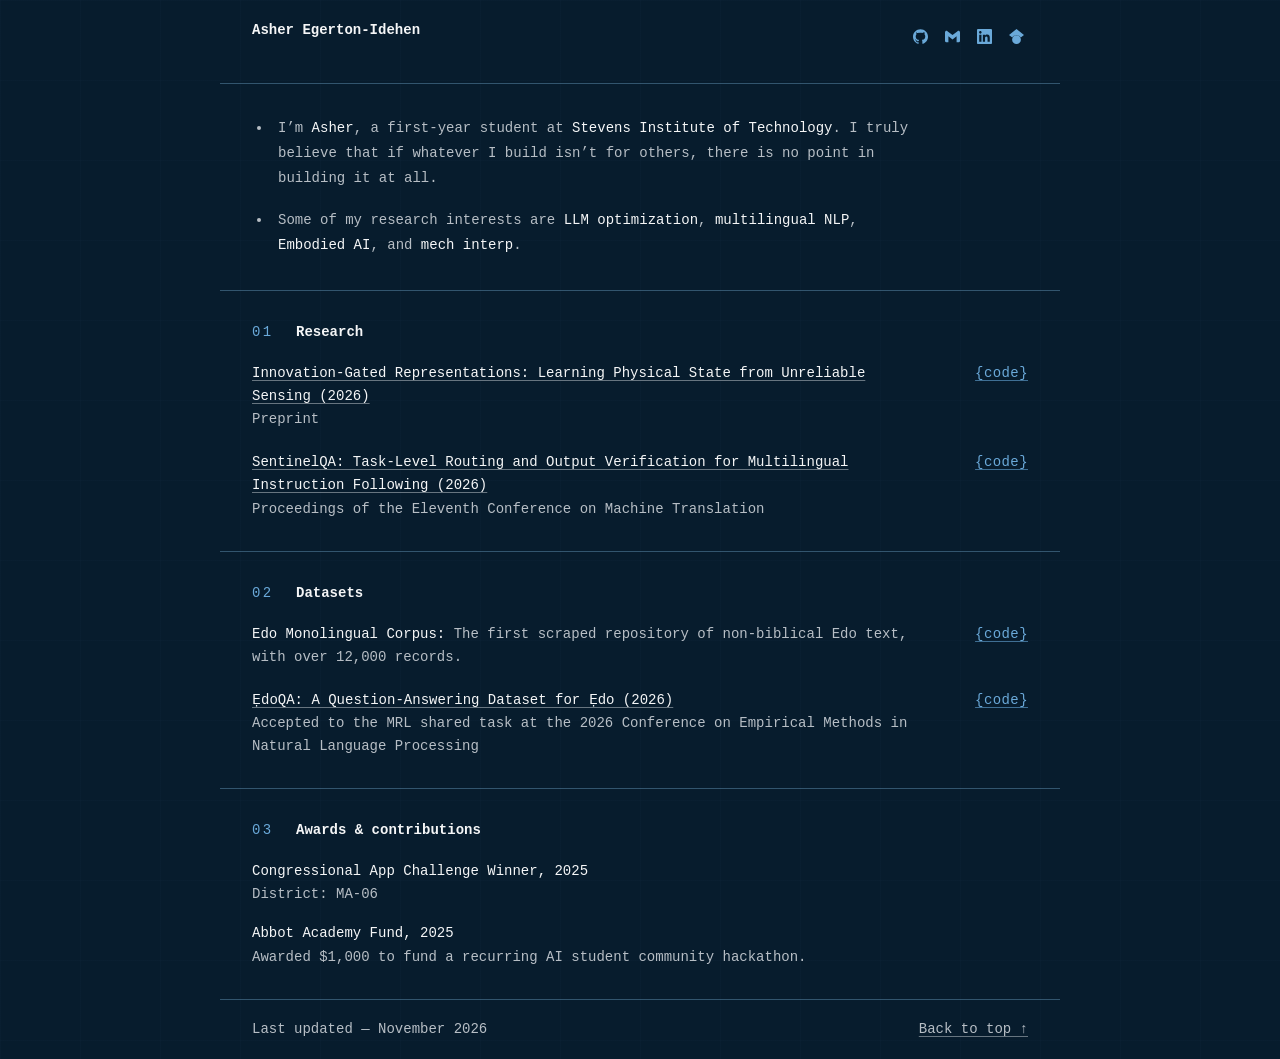
<file: index.html>
<!doctype html>
<html lang="en">
  <head>
    <meta charset="UTF-8" />
    <meta name="viewport" content="width=device-width, initial-scale=1.0" />
    <meta name="google-site-verification" content="DJF_JwgvWjch7w2VTW02eeQmT7Ot7f7ZfpqR1-8GOWg" />
    <meta
      name="description"
      content="The personal website of Asher Egerton-Idehen — research, datasets, and awards."
    />
    <title>Asher Egerton-Idehen</title>
    <!-- Bump this version whenever styles.css changes to avoid stale browser caches. -->
    <link rel="stylesheet" href="styles.css?v=20261101-4" />
  </head>
  <body>
    <main class="page-shell">
      <header class="site-header">
        <a class="wordmark" href="#top" id="top" aria-label="Back to top">
          <span class="name">Asher Egerton-Idehen</span>
        </a>

        <nav class="social-grid" aria-label="Social links">
          <a href="https://github.com/asheregertonidehen" target="_blank" rel="noreferrer" aria-label="GitHub"><svg aria-hidden="true" focusable="false" viewBox="0 0 24 24"><path d="M12 .297c-6.63 0-12 5.373-12 12 0 5.303 3.438 9.8 8.205 11.385.6.113.82-.258.82-.577 0-.285-.01-1.04-.015-2.04-3.338.724-4.042-1.61-4.042-1.61C4.422 18.07 3.633 17.7 3.633 17.7c-1.087-.744.084-.729.084-.729 1.205.084 1.838 1.236 1.838 1.236 1.07 1.835 2.809 1.305 3.495.998.108-.776.417-1.305.76-1.605-2.665-.3-5.466-1.332-5.466-5.93 0-1.31.465-2.38 1.235-3.22-.135-.303-.54-1.523.105-3.176 0 0 1.005-.322 3.3 1.23.96-.267 1.98-.399 3-.405 1.02.006 2.04.138 3 .405 2.28-1.552 3.285-1.23 3.285-1.23.645 1.653.24 2.873.12 3.176.765.84 1.23 1.91 1.23 3.22 0 4.61-2.805 5.625-5.475 5.92.42.36.81 1.096.81 2.22 0 1.606-.015 2.896-.015 3.286 0 .315.21.69.825.57C20.565 22.092 24 17.592 24 12.297c0-6.627-5.373-12-12-12"/></svg></a>
          <a href="mailto:asheregerton1@gmail.com" aria-label="Email"><svg aria-hidden="true" focusable="false" viewBox="0 0 24 24"><path d="M24 5.457v13.909c0 .904-.732 1.636-1.636 1.636h-3.819V11.73L12 16.64l-6.545-4.91v9.273H1.636A1.636 1.636 0 0 1 0 19.366V5.457c0-2.023 2.309-3.178 3.927-1.964L5.455 4.64 12 9.548l6.545-4.91 1.528-1.145C21.69 2.28 24 3.434 24 5.457z"/></svg></a>
          <a href="https://www.linkedin.com/in/asher-egerton-idehen-88896b338/?lipi=urn%3Ali%3Apage%3Ad_flagship3_profile_view_base_contact_details%3BjixC4QGNSNKTmXT0iYVfNg%3D%3D" target="_blank" rel="noreferrer" aria-label="LinkedIn"><svg aria-hidden="true" focusable="false" viewBox="0 0 24 24"><path d="M20.447 20.452h-3.554v-5.569c0-1.328-.027-3.037-1.852-3.037-1.853 0-2.136 1.445-2.136 2.939v5.667H9.351V9h3.414v1.561h.046c.477-.9 1.637-1.85 3.37-1.85 3.601 0 4.267 2.37 4.267 5.455v6.286zM5.337 7.433c-1.144 0-2.063-.926-2.063-2.065 0-1.138.92-2.063 2.063-2.063 1.14 0 2.064.925 2.064 2.063 0 1.139-.925 2.065-2.064 2.065zm1.782 13.019H3.555V9h3.564v11.452zM22.225 0H1.771C.792 0 0 .774 0 1.729v20.542C0 23.227.792 24 1.771 24h20.451C23.2 24 24 23.227 24 22.271V1.729C24 .774 23.2 0 22.222 0h.003z"/></svg></a>
          <a href="https://scholar.google.com/citations?user=6C7gYdUAAAAJ&amp;hl=en" target="_blank" rel="noreferrer" aria-label="Google Scholar"><svg aria-hidden="true" focusable="false" viewBox="0 0 24 24"><path d="M5.242 13.769L0 9.5 12 0l12 9.5-5.242 4.269C17.548 11.249 14.978 9.5 12 9.5c-2.977 0-5.548 1.748-6.758 4.269zM12 10a7 7 0 1 0 0 14 7 7 0 0 0 0-14z"/></svg></a>
        </nav>
      </header>

      <section class="intro ruled-section" aria-label="About me">
        <ul class="intro-list">
          <li>
            <p>I’m <strong>Asher</strong>, a first-year student at <strong>Stevens Institute of Technology</strong>. I truly believe that if whatever I build isn’t for others, there is no point in building it at all.</p>
          </li>
          <li>
            <p>Some of my research interests are <strong>LLM optimization</strong>, <strong>multilingual NLP</strong>, <strong>Embodied AI</strong>, and <strong>mech interp</strong>.</p>
          </li>
        </ul>
      </section>

      <section class="ruled-section" id="research">
        <div class="section-heading">
          <p>01</p>
          <h2>Research</h2>
        </div>
        <ul class="project-list research-list">
          <li>
            <p><a class="title-link" href="papers/igr.pdf" target="_blank" rel="noreferrer">Innovation-Gated Representations: Learning Physical State from Unreliable Sensing (2026)</a><br /><span class="venue">Preprint</span></p>
            <a class="file-link" href="https://github.com/asheregertonidehen/IGR" target="_blank" rel="noreferrer" aria-label="View Innovation-Gated Representations code">{code}</a>
          </li>
          <li>
            <p><a class="title-link" href="https://aclanthology.org/2026.wmt-main.127.pdf" target="_blank" rel="noreferrer">SentinelQA: Task-Level Routing and Output Verification for Multilingual Instruction Following (2026)</a><br /><span class="venue">Proceedings of the Eleventh Conference on Machine Translation</span></p>
            <a class="file-link" href="https://github.com/asheregertonidehen/sentinelqa" target="_blank" rel="noreferrer" aria-label="View SentinelQA code">{code}</a>
          </li>
        </ul>
      </section>

      <section class="ruled-section" id="datasets">
        <div class="section-heading">
          <p>02</p>
          <h2>Datasets</h2>
        </div>
        <ul class="project-list">
          <li>
            <p><strong>Edo Monolingual Corpus:</strong> The first scraped repository of non-biblical Edo text, with over 12,000 records.</p>
            <a class="file-link" href="https://github.com/asheregertonidehen/edo-monolingual-corpus" target="_blank" rel="noreferrer" aria-label="View Edo Monolingual Corpus code">{code}</a>
          </li>
          <li>
            <p><a class="title-link" href="papers/biniqa.pdf" target="_blank" rel="noreferrer">ẸdoQA: A Question-Answering Dataset for Ẹdo (2026)</a><br /><span class="venue">Accepted to the MRL shared task at the 2026 Conference on Empirical Methods in Natural Language Processing</span></p>
            <a class="file-link" href="https://github.com/asheregertonidehen/edoqa" target="_blank" rel="noreferrer" aria-label="View ẸdoQA code">{code}</a>
          </li>
        </ul>
      </section>

      <section class="ruled-section" id="awards">
        <div class="section-heading">
          <p>03</p>
          <h2>Awards &amp; contributions</h2>
        </div>
        <ul class="plain-list">
          <li><strong>Congressional App Challenge Winner, 2025</strong><br />District: MA-06</li>
          <li><strong>Abbot Academy Fund, 2025</strong><br />Awarded $1,000 to fund a recurring AI student community hackathon.</li>
        </ul>
      </section>

      <footer>
        <p>Last updated — November 2026</p>
        <a href="#top">Back to top ↑</a>
      </footer>
    </main>
  </body>
</html>
</file>
<file: styles.css>
:root {
  --ink: #f5f6f7;
  --muted: #b7bec5;
  --blue: #6aa9d9;
  --deep-blue: #071c2d;
  --line-strong: rgba(129, 186, 225, 0.36);
  --grid: rgba(89, 153, 196, 0.025);
}

* { box-sizing: border-box; }

html { scroll-behavior: smooth; }

body {
  margin: 0;
  min-width: 320px;
  color: var(--muted);
  background-color: var(--deep-blue);
  background-image:
    linear-gradient(var(--grid) 1px, transparent 1px),
    linear-gradient(90deg, var(--grid) 1px, transparent 1px);
  background-size: 80px 80px;
  font-family: ui-monospace, "SFMono-Regular", Consolas, "Liberation Mono", monospace;
  font-size: 14px;
  line-height: 1.65;
}

a { color: inherit; }

.page-shell {
  width: min(840px, calc(100% - 48px));
  margin: 0 auto;
}

.site-header {
  display: grid;
  grid-template-columns: minmax(0, 1fr) auto;
  align-items: start;
  gap: 16px;
  min-height: 84px;
  padding: 22px 32px;
  border-bottom: 1px solid var(--line-strong);
}

.wordmark {
  display: flex;
  flex-direction: column;
  color: var(--ink);
  text-decoration: none;
}

.section-heading p {
  margin: 0;
  color: var(--blue);
  font-size: inherit;
  letter-spacing: .16em;
  text-transform: uppercase;
}

.name {
  font-size: inherit;
  font-weight: 700;
  letter-spacing: 0;
  line-height: 1.25;
}

.social-grid {
  display: flex;
  gap: 8px;
  justify-self: end;
  margin: 0;
}

.social-grid a {
  position: relative;
  display: inline-flex;
  align-items: center;
  justify-content: center;
  flex: 0 0 auto;
  min-width: 24px;
  min-height: 28px;
  color: var(--blue);
  text-decoration: none;
  transition: opacity .18s ease;
}

.social-grid svg { width: 15px; height: 15px; fill: currentColor; }
.social-grid a:hover,
.social-grid a:focus-visible { opacity: .7; }
.ruled-section { padding: 30px 32px; border-bottom: 1px solid var(--line-strong); }
.intro { padding-block: 32px; }

.section-heading {
  display: grid;
  grid-template-columns: 32px 1fr;
  gap: 12px;
  align-items: baseline;
  margin-bottom: 18px;
}

h2 {
  margin: 0;
  color: var(--ink);
  font-size: inherit;
  font-weight: 700;
  letter-spacing: 0;
  line-height: inherit;
}

.project-list, .plain-list { margin: 0; padding: 0; list-style: none; }

.intro-list { max-width: 680px; margin: 0; padding-left: 20px; line-height: 1.8; }
.intro-list li { padding-left: 6px; }
.intro-list li + li { margin-top: 16px; }
.intro-list li::marker { color: var(--muted); }
.intro-list p { margin: 0; }

.project-list li {
  display: grid;
  grid-template-columns: 1fr auto;
  gap: 18px;
  align-items: start;
  padding: 0 0 20px;
}
.project-list li:last-child { padding-bottom: 0; }

.project-list p { margin: 0; }
strong { color: var(--ink); font-weight: 500; }
.title-link { color: var(--ink); font-weight: 500; text-decoration: none; }
.title-link:hover, .title-link:focus-visible { text-decoration: underline; text-underline-offset: 3px; }
.venue { color: var(--muted); font-weight: 400; }

.file-link, .status {
  min-width: 84px;
  color: var(--blue);
  font-size: inherit;
  letter-spacing: .03em;
  text-align: right;
  text-decoration: none;
}

.file-link:hover, .file-link:focus-visible { text-decoration: underline; }

.plain-list li { padding: 0 0 16px; }
.plain-list li:last-child { padding-bottom: 0; }

footer { display: flex; justify-content: space-between; padding: 18px 32px; color: var(--muted); font-size: inherit; }
footer p { margin: 0; }
footer a { text-decoration: none; }

.title-link, .file-link, .social-grid a, footer a {
  text-decoration: underline;
  text-decoration-color: rgba(183, 190, 197, 0.55);
  text-decoration-thickness: 1px;
  text-underline-offset: 3px;
}

.file-link[aria-label$="code"] { text-decoration-color: #3f6f94; }

@media (max-width: 640px) {
  .page-shell { width: calc(100% - 24px); }
  .site-header { padding: 20px 18px; }
  .ruled-section { padding: 26px 18px; }
  .intro { padding-block: 28px; }
  .section-heading { grid-template-columns: 28px 1fr; gap: 8px; }
  .project-list li { grid-template-columns: 1fr; gap: 12px; }
  .file-link, .status { text-align: left; }
  footer { padding: 18px; }
}

@media (prefers-reduced-motion: reduce) {
  html { scroll-behavior: auto; }
}
</file>
